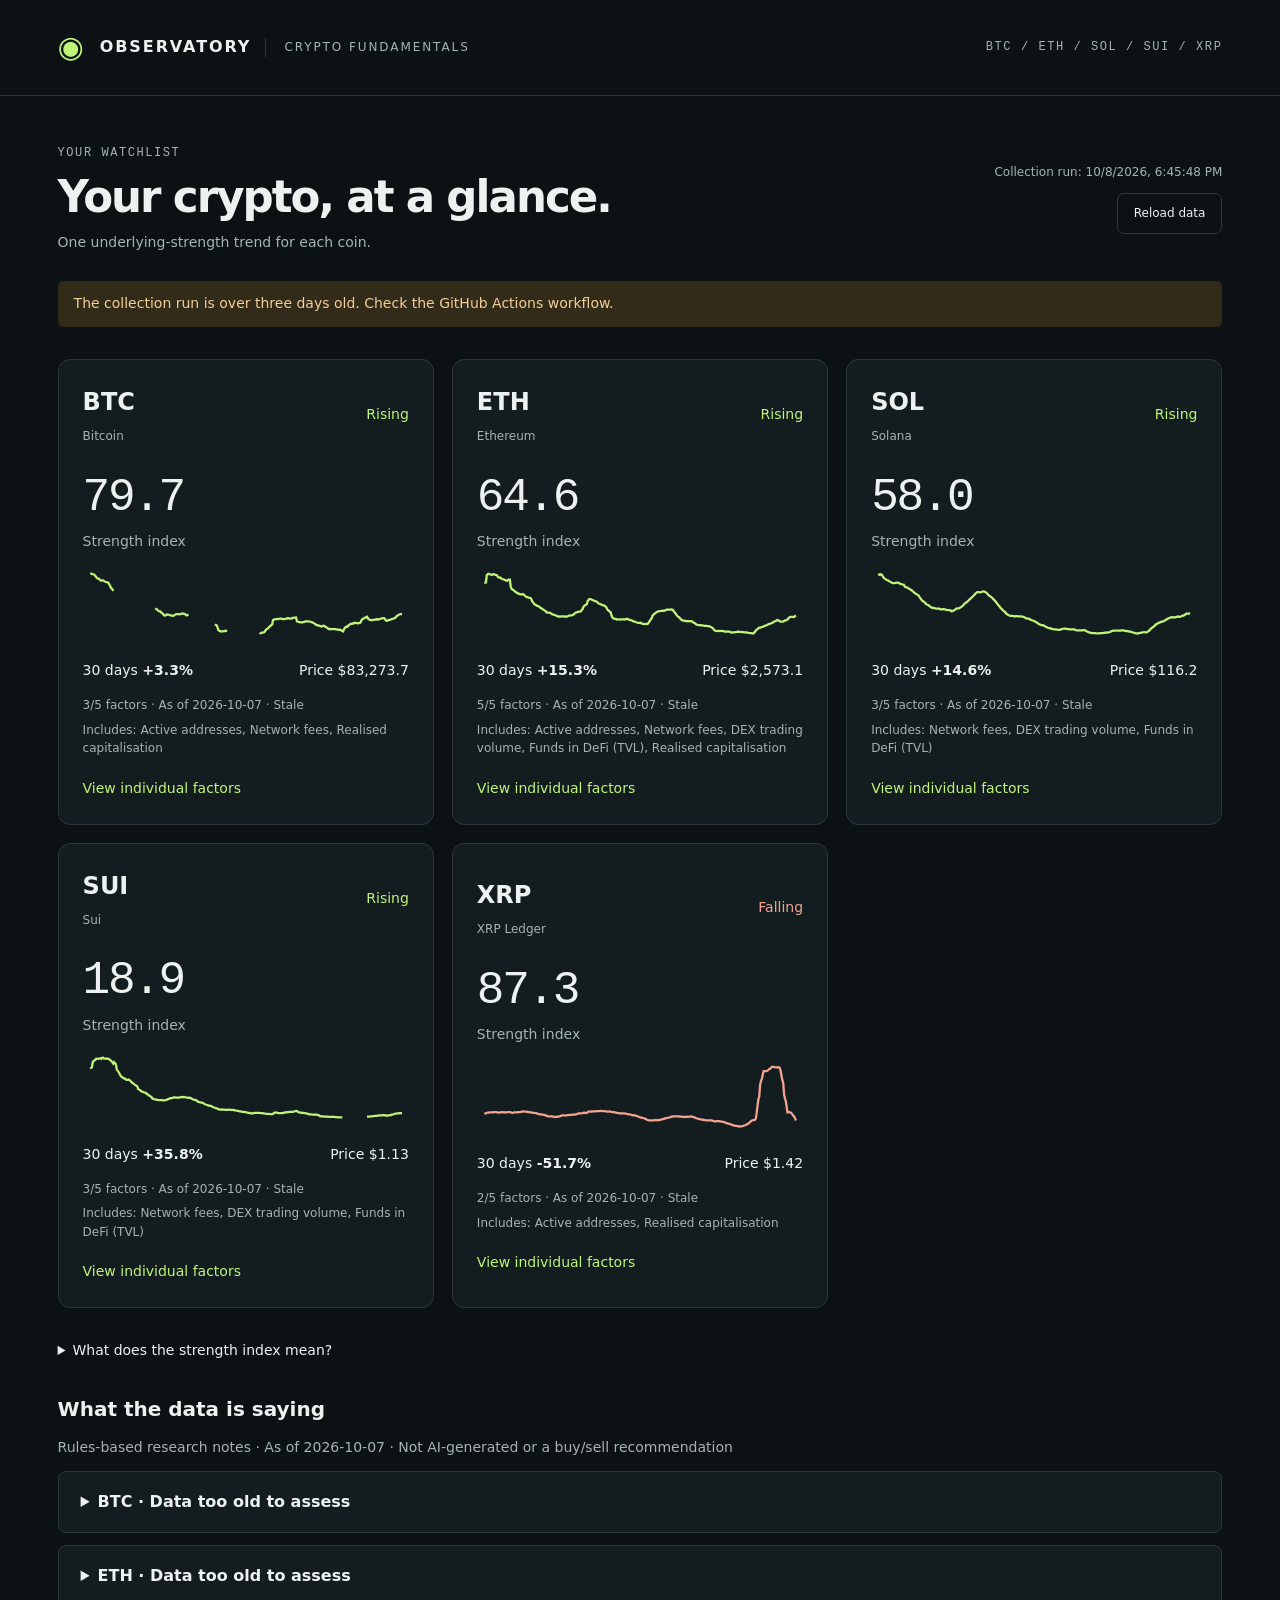
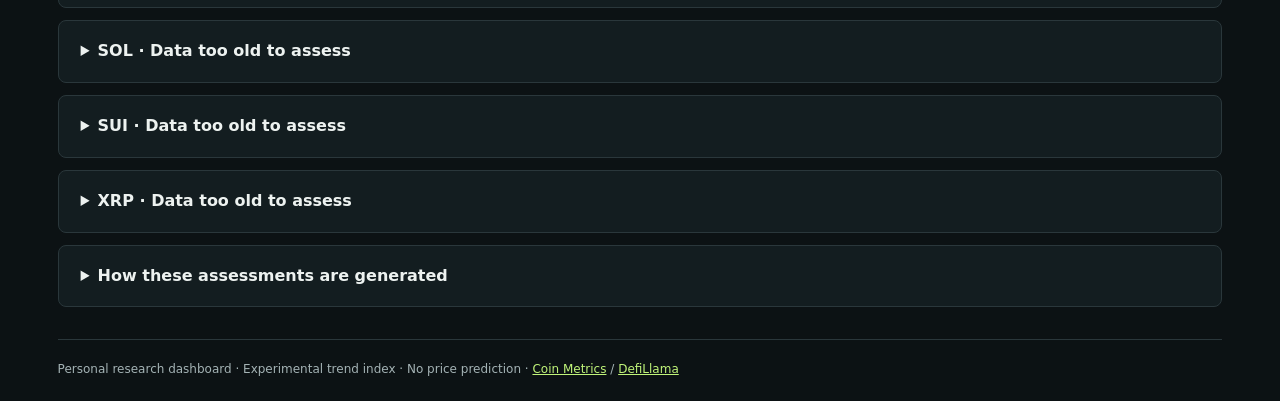
<file: site/index.html>
<!doctype html>
<html lang="en"><head><meta charset="utf-8"><meta name="viewport" content="width=device-width,initial-scale=1"><meta name="description" content="Follow crypto network usage, holding behaviour and long-term price preservation, with transparent sources."><title>Crypto Observatory</title><link rel="icon" href="icon.svg"><link rel="stylesheet" href="style.css?v=analyst1"><script src="app.js?v=analyst1" type="module"></script></head>
<body><header><a class="brand" href="./"><span class="mark">◉</span> OBSERVATORY <small>CRYPTO FUNDAMENTALS</small></a><span class="tag">BTC / ETH / SOL / SUI / XRP</span></header><main><div class="heading"><div><p class="eyebrow">YOUR WATCHLIST</p><h1>Your crypto, at a glance.</h1><p class="muted">One underlying-strength trend for each coin.</p></div><div class="status"><span id="updated">Loading source observations…</span><button id="refresh">Reload data</button></div></div><div id="notice" role="status"></div><section id="overview" aria-label="Coin strength overview"></section><details class="method"><summary>What does the strength index mean?</summary><p>Each coin starts at 100 one year before the snapshot date. We smooth each available factor over 28 days, then combine its growth using an equally weighted geometric mean. A rising line means the included factors have grown. This is an experimental trend indicator—not a fair price, rating out of 100, or ranking of which coin is best.</p><p>Factors: active addresses, network fees, DEX volume, DeFi TVL and realised capitalisation, where available. Each coin uses a fixed basket over the displayed year; missing factors are excluded, not estimated. At least two factors are required. Baskets differ across coins and may change on a later refresh. Price and returns are not directly included, but USD-valued factors still respond to prices. Holding-age coverage is unavailable and is not represented. Higher fees or speculative activity do not necessarily mean better fundamentals.</p></details><section id="analyst" aria-label="Research assessment"></section><section id="detail" hidden><button id="back">Back to overview</button><nav id="assets" aria-label="Choose cryptocurrency"></nav><div class="toolbar"><div class="tabs" role="group" aria-label="Dashboard view"><button data-view="usage" class="selected">Network usage</button><button data-view="store">Store of value</button></div><label>Chart window <select id="period"><option value="90">90 days</option><option value="365" selected>1 year</option><option value="1825">5 years</option></select></label></div><section id="context" class="context"></section><section id="cards" class="cards" aria-label="Key indicators"></section><section class="chart-panel"><div class="chart-top"><div><p class="eyebrow" id="chart-label">HISTORY</p><h2 id="chart-title">Select a metric</h2></div><span id="chart-source" class="muted"></span></div><div id="chart"></div><p id="chart-caption" class="muted"></p></section><section class="bottom"><div><h2>How to read this</h2><div id="explanation"></div></div><div><h2>Data & limitations</h2><p>Daily observations, not live ticks. Missing data stays missing. Source dates remain visible when a refresh fails.</p><p>Activity does not equal token demand. Addresses are not people, transfers are not necessarily purchases, and fees are not holder profits.</p><details><summary>Coverage and source health</summary><div id="coverage"></div></details></div></section></section><footer>Personal research dashboard · Experimental trend index · No price prediction · <a href="https://docs.coinmetrics.io/" target="_blank" rel="noreferrer">Coin Metrics</a> / <a href="https://defillama.com/" target="_blank" rel="noreferrer">DefiLlama</a></footer></main></body></html>
</file>
<file: site/style.css>
:root{color-scheme:dark;--bg:#0c1214;--panel:#131d20;--line:#2a373b;--text:#edf2f0;--muted:#a4b3b5;--accent:#c0f479}*{box-sizing:border-box}body{margin:0;background:var(--bg);color:var(--text);font:16px/1.55 system-ui,-apple-system,sans-serif}header{padding:24px 4.5%;border-bottom:1px solid var(--line);display:flex;justify-content:space-between;align-items:center}.brand{font-weight:750;letter-spacing:.12em;text-decoration:none;color:var(--text);display:flex;align-items:center;gap:14px}.mark{color:var(--accent);font-size:30px}.brand small{font-size:12px;color:var(--muted);font-weight:400;border-left:1px solid var(--line);padding-left:18px}.tag,.eyebrow{font:12px/1.5 ui-monospace,monospace;letter-spacing:.13em;color:var(--muted)}main{max-width:1480px;margin:auto;padding:38px 4.5% 22px}.heading{display:flex;justify-content:space-between;gap:24px;align-items:center}h1{font-size:clamp(30px,3.4vw,48px);font-weight:550;letter-spacing:-.045em;line-height:1.15;margin:10px 0}h2{font-size:20px;font-weight:550;margin:0 0 12px}p{margin:10px 0}.muted{color:var(--muted);font-size:14px}.status{display:flex;align-items:flex-end;flex-direction:column;gap:12px;font-size:12px;color:var(--muted)}button,select{font:inherit;color:var(--text);background:transparent;border:1px solid var(--line);border-radius:7px;padding:10px 16px;cursor:pointer}button:hover,select:hover{border-color:var(--accent)}button:focus-visible,a:focus-visible,select:focus-visible,summary:focus-visible{outline:2px solid var(--accent);outline-offset:4px}select{background:var(--panel)}#assets{display:grid;grid-template-columns:repeat(5,1fr);gap:12px;margin:30px 0}.asset{padding:18px;text-align:left;background:var(--panel);display:flex;flex-wrap:wrap;justify-content:space-between;gap:10px}.asset.selected{border-color:var(--accent);box-shadow:inset 0 2px var(--accent)}.asset strong{font-size:18px}.asset small{display:block;color:var(--muted);font-size:12px}.asset .price{font:18px/1.7 ui-monospace,monospace}.toolbar{display:flex;justify-content:space-between;align-items:center;gap:16px;margin:26px 0 18px}.toolbar label{font-size:14px;color:var(--muted)}.tabs{display:flex;gap:8px}.tabs button{border-color:transparent;color:var(--muted)}.tabs .selected{background:var(--accent);color:#142010}.context{border-left:2px solid var(--accent);padding:3px 18px;color:var(--muted);font-size:14px;margin-bottom:24px}.context strong{color:var(--text)}.cards{display:grid;grid-template-columns:repeat(4,minmax(0,1fr));gap:12px}.metric{background:var(--panel);text-align:left;border:1px solid var(--line);padding:20px;min-height:171px;border-radius:8px}.metric.selected{border-color:var(--accent)}.metric .label{display:block;font-size:14px;color:var(--muted)}.metric .value{display:block;font:28px/1.7 ui-monospace,monospace;letter-spacing:-.04em}.metric small{font-size:12px;color:var(--muted);display:block}.change{font-size:13px;color:var(--text);display:block}.up{color:var(--accent)}.down{color:#f4a391}.chart-panel{margin-top:18px;border:1px solid var(--line);border-radius:9px;padding:24px;background:linear-gradient(135deg,#152125,#111a1d)}.chart-top{display:flex;justify-content:space-between;align-items:center;gap:16px}#chart{min-height:280px}#chart svg{display:block;width:100%;height:auto;max-height:360px}#chart text{font:12px ui-monospace,monospace;fill:var(--muted)}.empty{display:grid;place-content:center;text-align:center;min-height:270px;color:var(--muted);padding:30px}.bottom{display:grid;grid-template-columns:1fr 1fr;gap:50px;padding:34px 0}.bottom p{font-size:14px;color:var(--muted)}.bottom strong{color:var(--text)}a{color:var(--accent)}summary{cursor:pointer;color:var(--text);font-size:14px}#coverage{font-size:13px;color:var(--muted);max-height:260px;overflow:auto}footer{border-top:1px solid var(--line);padding-top:20px;font-size:12px;color:var(--muted)}#notice:not(:empty){padding:12px 16px;margin-top:18px;background:#332b1a;color:#efd097;border-radius:6px;font-size:14px}@media(max-width:850px){header .tag,.brand small{display:none}.cards{grid-template-columns:repeat(2,minmax(0,1fr))}#assets{gap:6px}.asset{padding:12px}.asset .price{font-size:14px}.asset small{display:none}.heading{align-items:flex-start}.bottom{gap:24px}}@media(max-width:540px){main{padding:24px 16px}.heading{display:block}.status{align-items:flex-start;margin-top:16px}.status button{padding:6px 12px}#assets{grid-template-columns:repeat(5,minmax(0,1fr));margin:22px 0}.asset{padding:12px 5px;justify-content:center}.asset strong{font-size:14px}.asset .price{display:none}.toolbar{align-items:flex-start;flex-direction:column}.tabs button{font-size:14px}.metric{padding:14px}.metric .value{font-size:23px}.bottom{grid-template-columns:1fr}.chart-panel{padding:16px}.chart-top{align-items:flex-start;flex-direction:column}h1{font-size:34px}}

[hidden]{display:none!important}#overview{display:grid;grid-template-columns:repeat(3,minmax(0,1fr));gap:18px;margin:32px 0}.overview-coin{text-align:left;padding:24px;background:var(--panel);border-radius:12px}.overview-top{display:flex;justify-content:space-between;align-items:center}.overview-top strong{font-size:24px}.overview-coin small{display:block;color:var(--muted);font-size:12px;margin-top:6px}.trend{font-size:14px}.index-number{font:46px/1.25 ui-monospace,monospace;margin:24px 0 12px;letter-spacing:-.05em}.index-number span{display:block;font:14px system-ui;color:var(--muted);letter-spacing:0;margin-top:6px}.overview-coin svg{width:100%;display:block}.overview-foot{display:flex;justify-content:space-between;gap:10px;font-size:14px;margin:14px 0}.inspect{display:block;margin-top:20px;font-size:14px;color:var(--accent)}.method{max-width:900px;margin:20px 0 32px}.method p{font-size:14px;color:var(--muted)}#back{margin-top:20px}.mini-empty{height:94px;display:grid;place-items:center;color:var(--muted);font-size:14px}@media(max-width:1000px){#overview{grid-template-columns:repeat(2,minmax(0,1fr))}}@media(max-width:600px){#overview{grid-template-columns:1fr}.overview-coin{padding:22px}}

#analyst{margin:32px 0}.analyst-note{background:var(--panel);border:1px solid var(--line);border-radius:8px;padding:18px 22px;margin:12px 0}.analyst-note summary{font-size:16px;font-weight:550}.analyst-note p{font-size:14px;color:var(--muted);max-width:1000px}.analyst-note strong{color:var(--text)}
</file>
